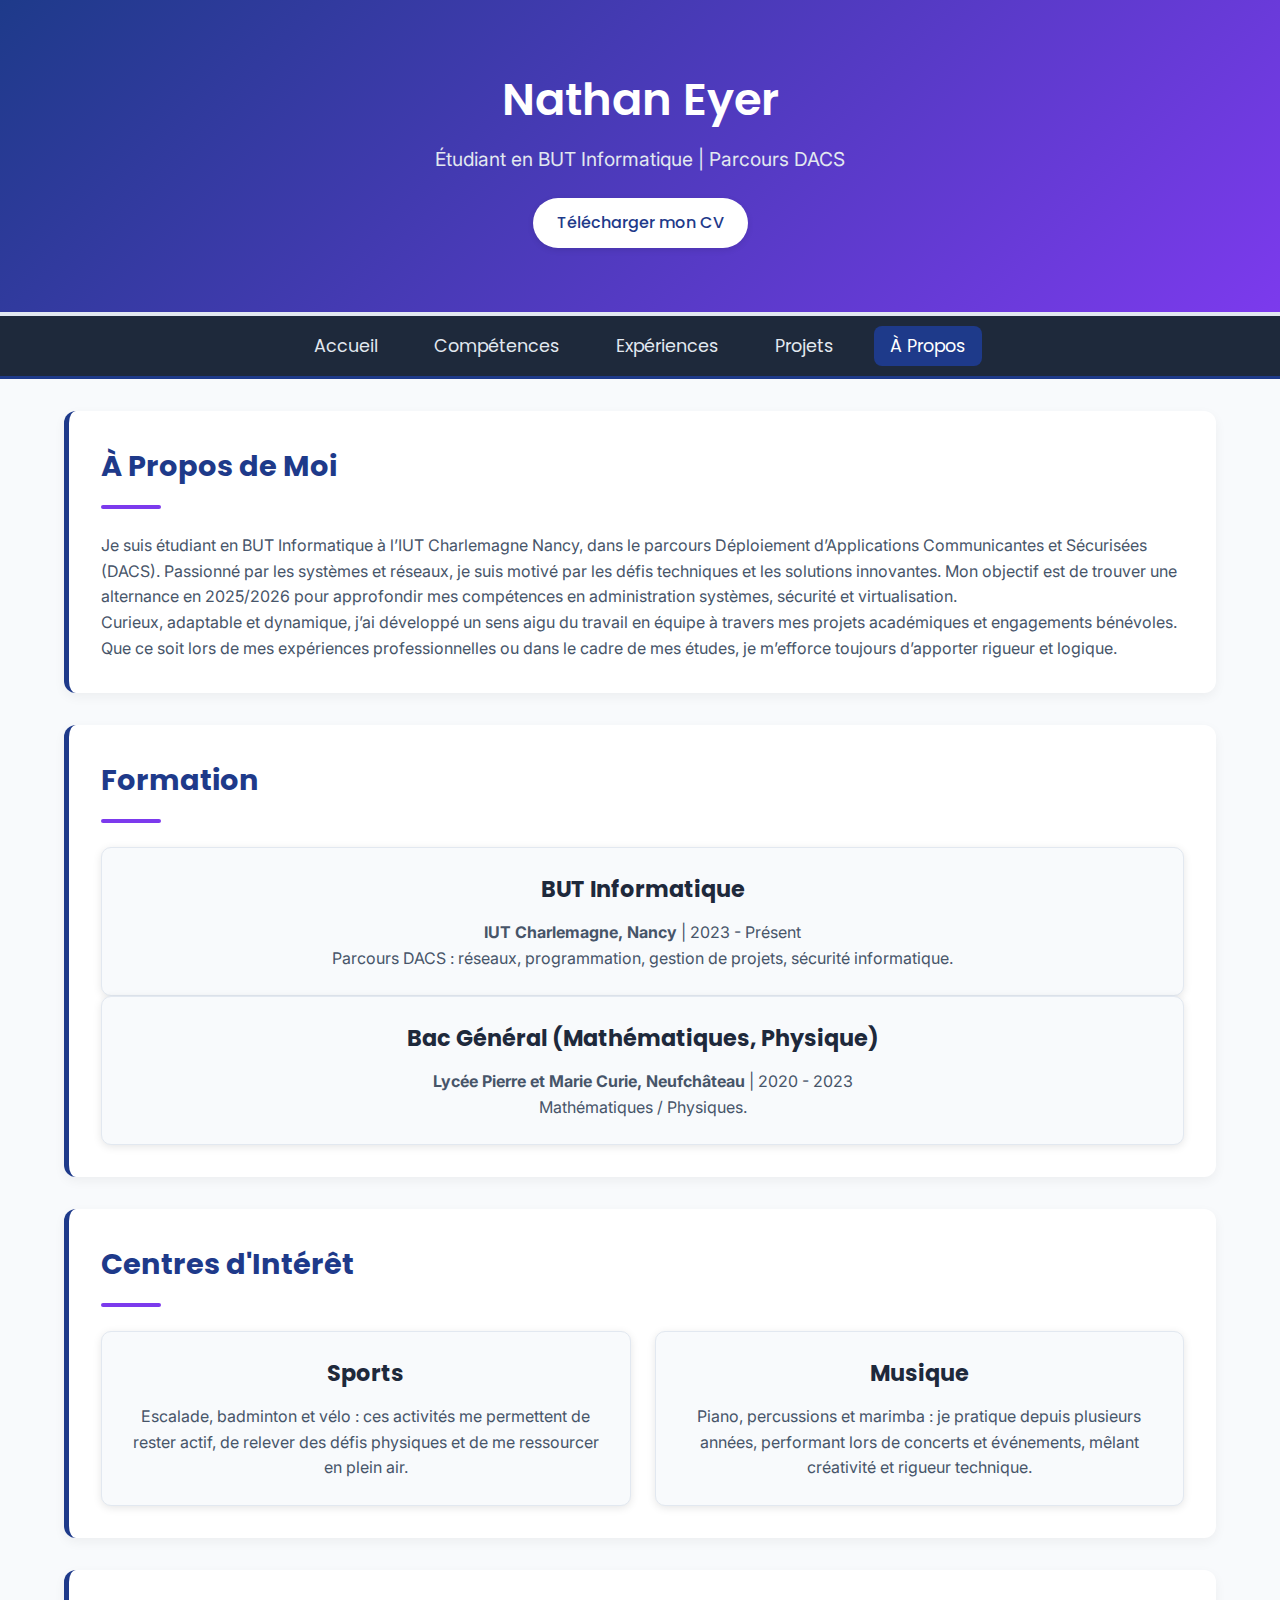
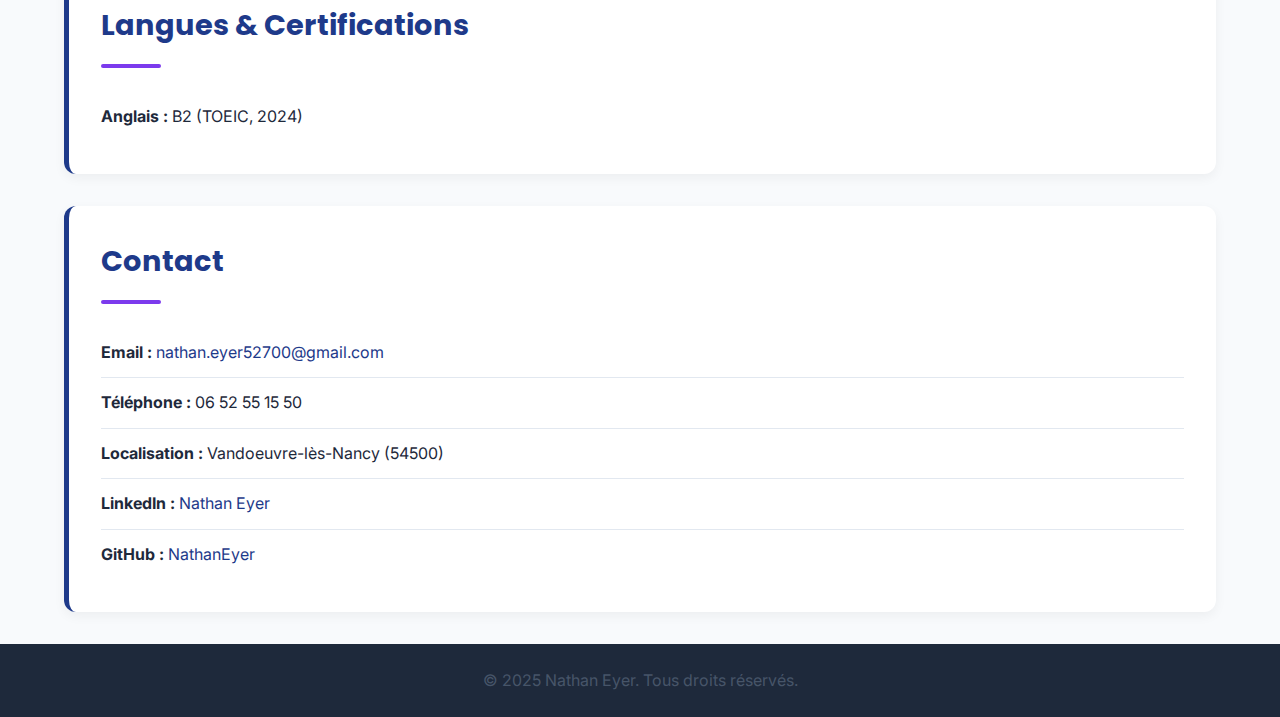
<file: about.html>
<!DOCTYPE html>
<html lang="fr">

<head>
    <meta charset="UTF-8">
    <meta name="viewport" content="width=device-width, initial-scale=1.0">
    <title>Nathan Eyer - À Propos</title>
    <link rel="stylesheet" href="styles.css">
    <link
        href="https://fonts.googleapis.com/css2?family=Poppins:wght@400;600&family=Inter:wght@300;400;600&display=swap"
        rel="stylesheet">
    <link rel="icon" href="Logo_IUT.png" type="image/png">
</head>

<body>
    <header>
        <div class="header-content">
            <h1>Nathan Eyer</h1>
            <p class="subtitle">Étudiant en BUT Informatique | Parcours DACS</p>
            <a href="CV_EYER_Alternance.pdf" class="btn btn-primary" download>Télécharger mon CV</a>
        </div>
    </header>
    <nav>
        <ul>
            <li><a href="index.html">Accueil</a></li>
            <li><a href="skills.html">Compétences</a></li>
            <li><a href="experience.html">Expériences</a></li>
            <li><a href="projects.html">Projets</a></li>
            <li><a href="about.html" class="active">À Propos</a></li>
        </ul>
    </nav>
    <main>
        <div class="container">
            <section class="section">
                <h2>À Propos de Moi</h2>
                <div class="divider"></div>
                <p>Je suis étudiant en BUT Informatique à l’IUT Charlemagne Nancy, dans le parcours Déploiement
                    d’Applications Communicantes et Sécurisées (DACS). Passionné par les systèmes et réseaux, je suis
                    motivé par les défis techniques et les solutions innovantes. Mon objectif est de trouver une
                    alternance en 2025/2026 pour approfondir mes compétences en administration systèmes, sécurité et
                    virtualisation.</p>
                <p>Curieux, adaptable et dynamique, j’ai développé un sens aigu du travail en équipe à travers mes
                    projets académiques et engagements bénévoles. Que ce soit lors de mes expériences professionnelles
                    ou dans le cadre
                    de mes études, je m’efforce toujours d’apporter rigueur et logique.</p>
            </section>
            <section class="section">
                <h2>Formation</h2>
                <div class="divider"></div>
                <div class="card">
                    <h3>BUT Informatique</h3>
                    <p><strong>IUT Charlemagne, Nancy</strong> | 2023 - Présent</p>
                    <p>Parcours DACS : réseaux, programmation, gestion de projets, sécurité informatique.</p>
                </div>
                <div class="card">
                    <h3>Bac Général (Mathématiques, Physique)</h3>
                    <p><strong>Lycée Pierre et Marie Curie, Neufchâteau</strong> | 2020 - 2023</p>
                    <p>Mathématiques / Physiques.</p>
                </div>
            </section>
            <section class="section">
                <h2>Centres d'Intérêt</h2>
                <div class="divider"></div>
                <div class="card-grid">
                    <div class="card">
                        <h3>Sports</h3>
                        <p>Escalade, badminton et vélo : ces activités me permettent de rester actif, de relever des
                            défis physiques et de me ressourcer en plein air.</p>
                    </div>
                    <div class="card">
                        <h3>Musique</h3>
                        <p>Piano, percussions et marimba : je pratique depuis plusieurs années, performant lors de
                            concerts et événements, mêlant créativité et rigueur technique.</p>
                    </div>
                </div>
            </section>
            <section class="section">
                <h2>Langues & Certifications</h2>
                <div class="divider"></div>
                <ul class="list">
                    <li><strong>Anglais :</strong> B2 (TOEIC, 2024)</li>
                </ul>
            </section>
            <section class="section">
                <h2>Contact</h2>
                <div class="divider"></div>
                <ul class="list contact-list">
                    <li><strong>Email :</strong> <a
                            href="mailto:nathaneyer52700@gmail.com">nathan.eyer52700@gmail.com</a></li>
                    <li><strong>Téléphone :</strong> 06 52 55 15 50</li>
                    <li><strong>Localisation :</strong> Vandoeuvre-lès-Nancy (54500)</li>
                    <li><strong>LinkedIn :</strong> <a href="https://www.linkedin.com/in/nathan-eyer-b2b835329"
                            target="_blank">Nathan Eyer</a></li>
                    <li><strong>GitHub :</strong> <a href="https://github.com/NathanEyer" target="_blank">NathanEyer</a>
                    </li>
                </ul>
            </section>
        </div>
    </main>
    <footer>
        <p>&copy; 2025 Nathan Eyer. Tous droits réservés.</p>
    </footer>
</body>

</html>
</file>
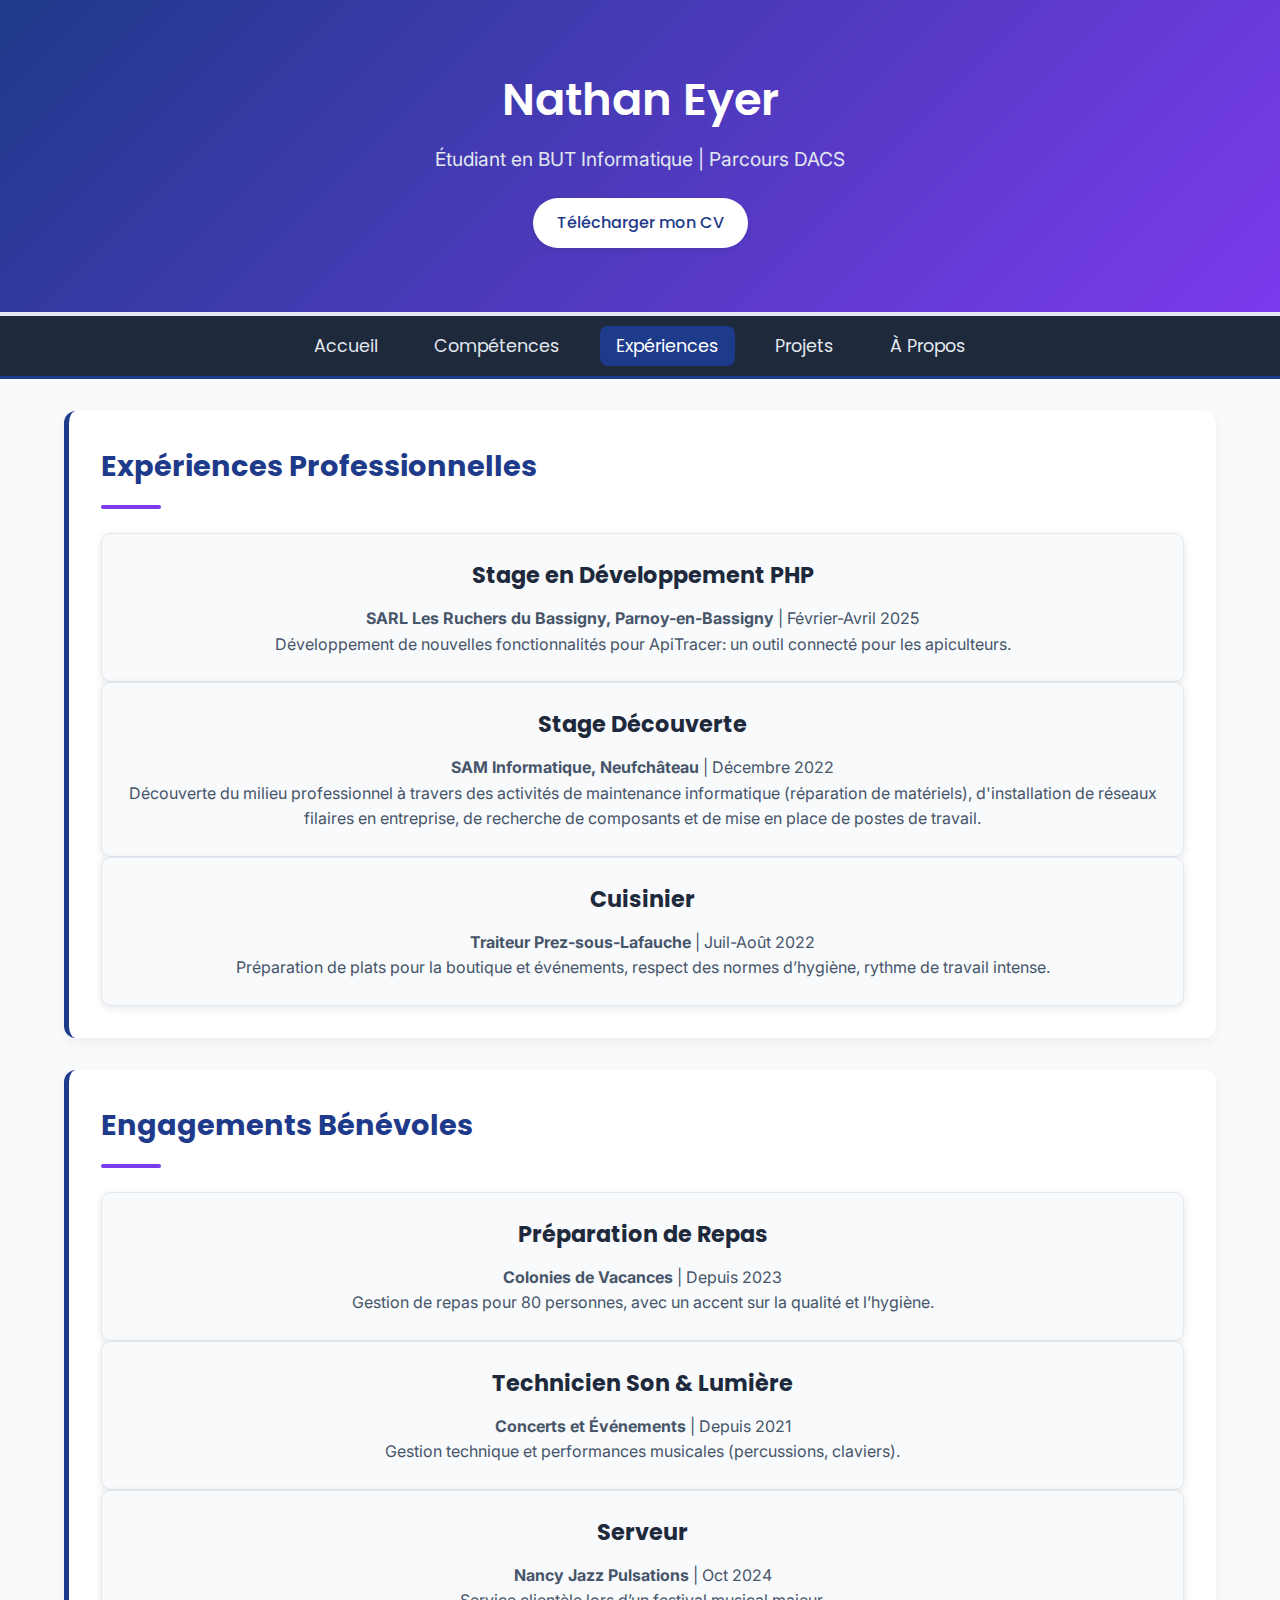
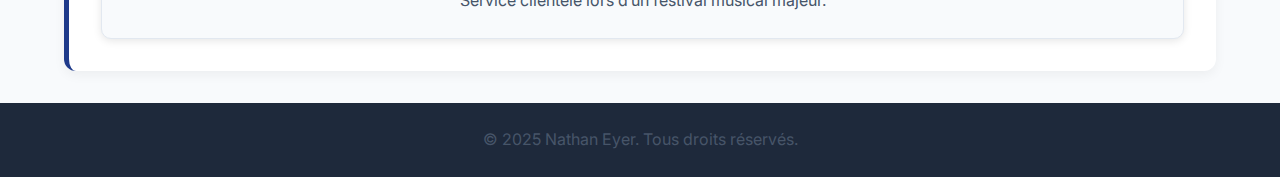
<file: experience.html>
<!DOCTYPE html>
<html lang="fr">

<head>
    <meta charset="UTF-8">
    <meta name="viewport" content="width=device-width, initial-scale=1.0">
    <title>Nathan Eyer - Expériences</title>
    <link rel="stylesheet" href="styles.css">
    <link
        href="https://fonts.googleapis.com/css2?family=Poppins:wght@400;600&family=Inter:wght@300;400;600&display=swap"
        rel="stylesheet">
    <link rel="icon" href="Logo_IUT.png" type="image/png">
</head>

<body>
    <header>
        <div class="header-content">
            <h1>Nathan Eyer</h1>
            <p class="subtitle">Étudiant en BUT Informatique | Parcours DACS</p>
            <a href="CV_EYER_Alternance.pdf" class="btn btn-primary" download>Télécharger mon CV</a>
        </div>
    </header>
    <nav>
        <ul>
            <li><a href="index.html">Accueil</a></li>
            <li><a href="skills.html">Compétences</a></li>
            <li><a href="experience.html" class="active">Expériences</a></li>
            <li><a href="projects.html">Projets</a></li>
            <li><a href="about.html">À Propos</a></li>
        </ul>
    </nav>
    <main>
        <div class="container">
            <section class="section">
                <h2>Expériences Professionnelles</h2>
                <div class="divider"></div>
                <div class="card">
                    <h3>Stage en Développement PHP</h3>
                    <p><strong>SARL Les Ruchers du Bassigny, Parnoy-en-Bassigny</strong> | Février-Avril 2025</p>
                    <p>Développement de nouvelles fonctionnalités pour ApiTracer: un outil connecté pour les
                        apiculteurs.</p>
                </div>
                <div class="card">
                    <h3>Stage Découverte</h3>
                    <p><strong>SAM Informatique, Neufchâteau</strong> | Décembre 2022</p>
                    <p>Découverte du milieu professionnel à travers des activités de maintenance informatique
                        (réparation de matériels), d'installation de réseaux filaires en entreprise, de recherche de
                        composants et de mise en place de postes de travail.</p>
                </div>
                <div class="card">
                    <h3>Cuisinier</h3>
                    <p><strong>Traiteur Prez-sous-Lafauche</strong> | Juil-Août 2022</p>
                    <p>Préparation de plats pour la boutique et événements, respect des normes d’hygiène, rythme de travail intense.</p>
                </div>
            </section>
            <section class="section">
                <h2>Engagements Bénévoles</h2>
                <div class="divider"></div>
                <div class="card">
                    <h3>Préparation de Repas</h3>
                    <p><strong>Colonies de Vacances</strong> | Depuis 2023</p>
                    <p>Gestion de repas pour 80 personnes, avec un accent sur la qualité et l’hygiène.</p>
                </div>
                <div class="card">
                    <h3>Technicien Son & Lumière</h3>
                    <p><strong>Concerts et Événements</strong> | Depuis 2021</p>
                    <p>Gestion technique et performances musicales (percussions, claviers).</p>
                </div>
                <div class="card">
                    <h3>Serveur</h3>
                    <p><strong>Nancy Jazz Pulsations</strong> | Oct 2024</p>
                    <p>Service clientèle lors d’un festival musical majeur.</p>
                </div>
            </section>
        </div>
    </main>
    <footer>
        <p>&copy; 2025 Nathan Eyer. Tous droits réservés.</p>
    </footer>
</body>

</html>
</file>
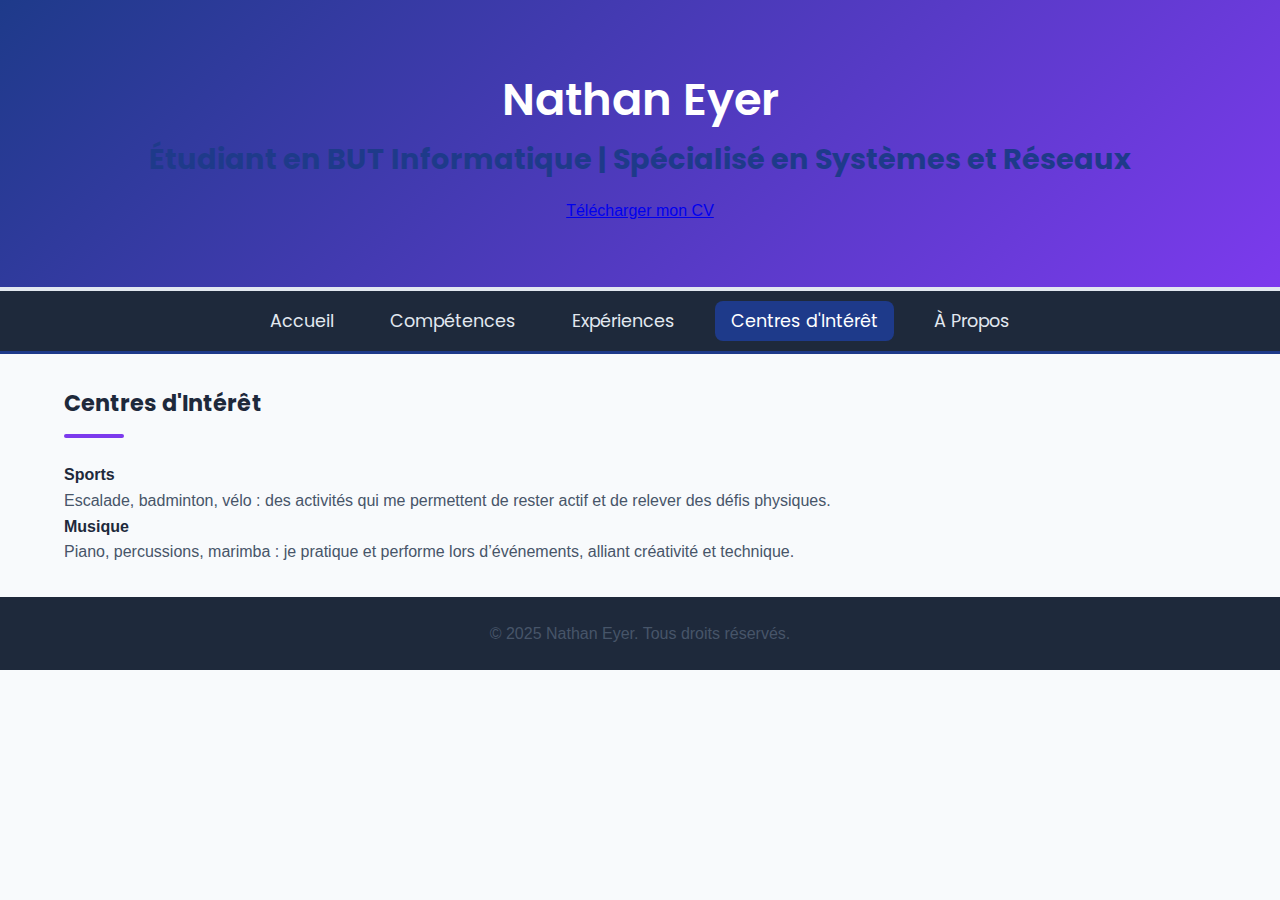
<file: interests.html>
<!DOCTYPE html>
<html lang="fr">
<head>
    <meta charset="UTF-8">
    <meta name="viewport" content="width=device-width, initial-scale=1.0">
    <title>Nathan Eyer - Centres d'Intérêt</title>
    <link rel="stylesheet" href="styles.css">
    <link href="https://fonts.googleapis.com/css2?family=Roboto:wght@300;400;700&family=Poppins:wght@500&display=swap" rel="stylesheet">
</head>
<body>
    <header>
        <div class="header-content">
            <h1>Nathan Eyer</h1>
            <h2>Étudiant en BUT Informatique | Spécialisé en Systèmes et Réseaux</h2>
            <a href="CV_EYER_Alternance.pdf" class="btn-download" download>Télécharger mon CV</a>
        </div>
    </header>
    <nav>
        <ul>
            <li><a href="index.html">Accueil</a></li>
            <li><a href="skills.html">Compétences</a></li>
            <li><a href="experience.html">Expériences</a></li>
            <li><a href="interests.html" class="active">Centres d'Intérêt</a></li>
            <li><a href="about.html">À Propos</a></li>
        </ul>
    </nav>
    <main>
        <div class="container">
            <section>
                <h3>Centres d'Intérêt</h3>
                <div class="divider"></div>
                <div class="interests-grid">
                    <div class="interest-card">
                        <h4>Sports</h4>
                        <p>Escalade, badminton, vélo : des activités qui me permettent de rester actif et de relever des défis physiques.</p>
                    </div>
                    <div class="interest-card">
                        <h4>Musique</h4>
                        <p>Piano, percussions, marimba : je pratique et performe lors d’événements, alliant créativité et technique.</p>
                    </div>
                </div>
            </section>
        </div>
    </main>
    <footer>
        <p>© 2025 Nathan Eyer. Tous droits réservés.</p>
    </footer>
</body>
</html>
</file>
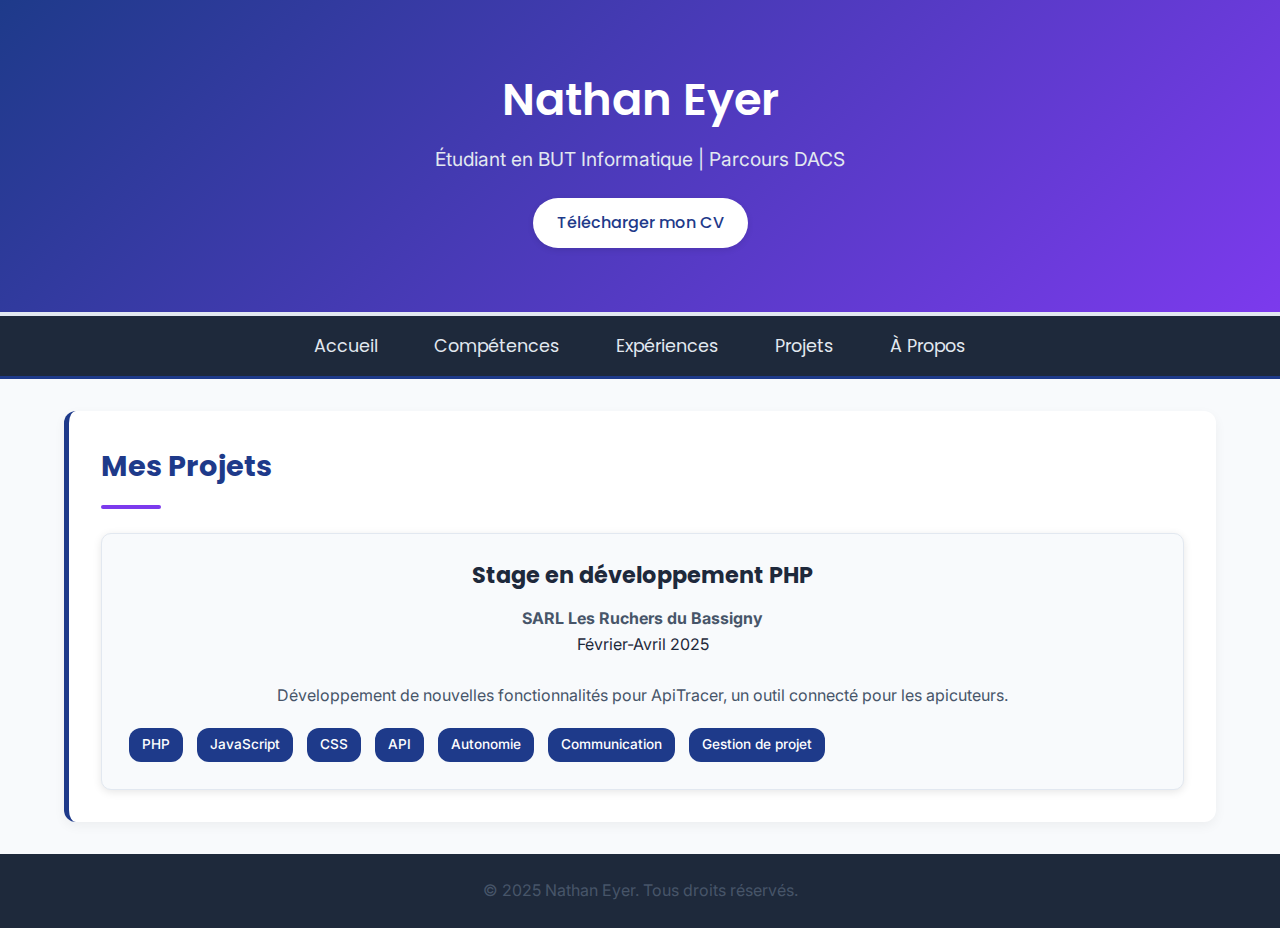
<file: projects.html>
<!DOCTYPE html>
<html lang="fr">
<head>
    <meta charset="UTF-8">
    <meta name="viewport" content="width=device-width, initial-scale=1.0">
    <title>Nathan Eyer - Projets</title>
    <link rel="stylesheet" href="styles.css">
    <link href="https://fonts.googleapis.com/css2?family=Poppins:wght@400;600&family=Inter:wght@300;400;600&display=swap" rel="stylesheet">
    <link rel="icon" href="Logo_IUT.png" type="image/png">
</head>
<body>
    <header>
        <div class="header-content">
            <h1>Nathan Eyer</h1>
            <p class="subtitle">Étudiant en BUT Informatique | Parcours DACS</p>
            <a href="CV_EYER_Alternance.pdf" class="btn btn-primary" download>Télécharger mon CV</a>
        </div>
    </header>
    <nav>
        <ul>
            <li><a href="index.html">Accueil</a></li>
            <li><a href="skills.html">Compétences</a></li>
            <li><a href="experience.html">Expériences</a></li>
            <li><a href="projects.html">Projets</a></li>
            <li><a href="about.html">À Propos</a></li>
        </ul>
    </nav>
    <main>
        <div class="container"> 
            <section class="section projects-section">
                <h2>Mes Projets</h2>
                <div class="divider"></div>
                <div class="card-grid" href="">
                    <div class="card"><center>
                        <h3>Stage en développement PHP</h3>
                        <p><strong>SARL Les Ruchers du Bassigny</strong></p>Février-Avril 2025</p>
                        </br>
                        <p>Développement de nouvelles fonctionnalités pour ApiTracer, un outil connecté pour les apicuteurs.</p>
                        <div class="tags">
                            <span class="tag">PHP</span>
                            <span class="tag">JavaScript</span>
                            <span class="tag">CSS</span>
                            <span class="tag">API</span>
                            <span class="tag">Autonomie</span>
                            <span class="tag">Communication</span>
                            <span class="tag">Gestion de projet</span>
                        </div>
                    </div></center>
                </div>
            </section>
        </div>
    </main>
    <footer>
        <p>&copy; 2025 Nathan Eyer. Tous droits réservés.</p>
    </footer>
</body>
</html>
</file>
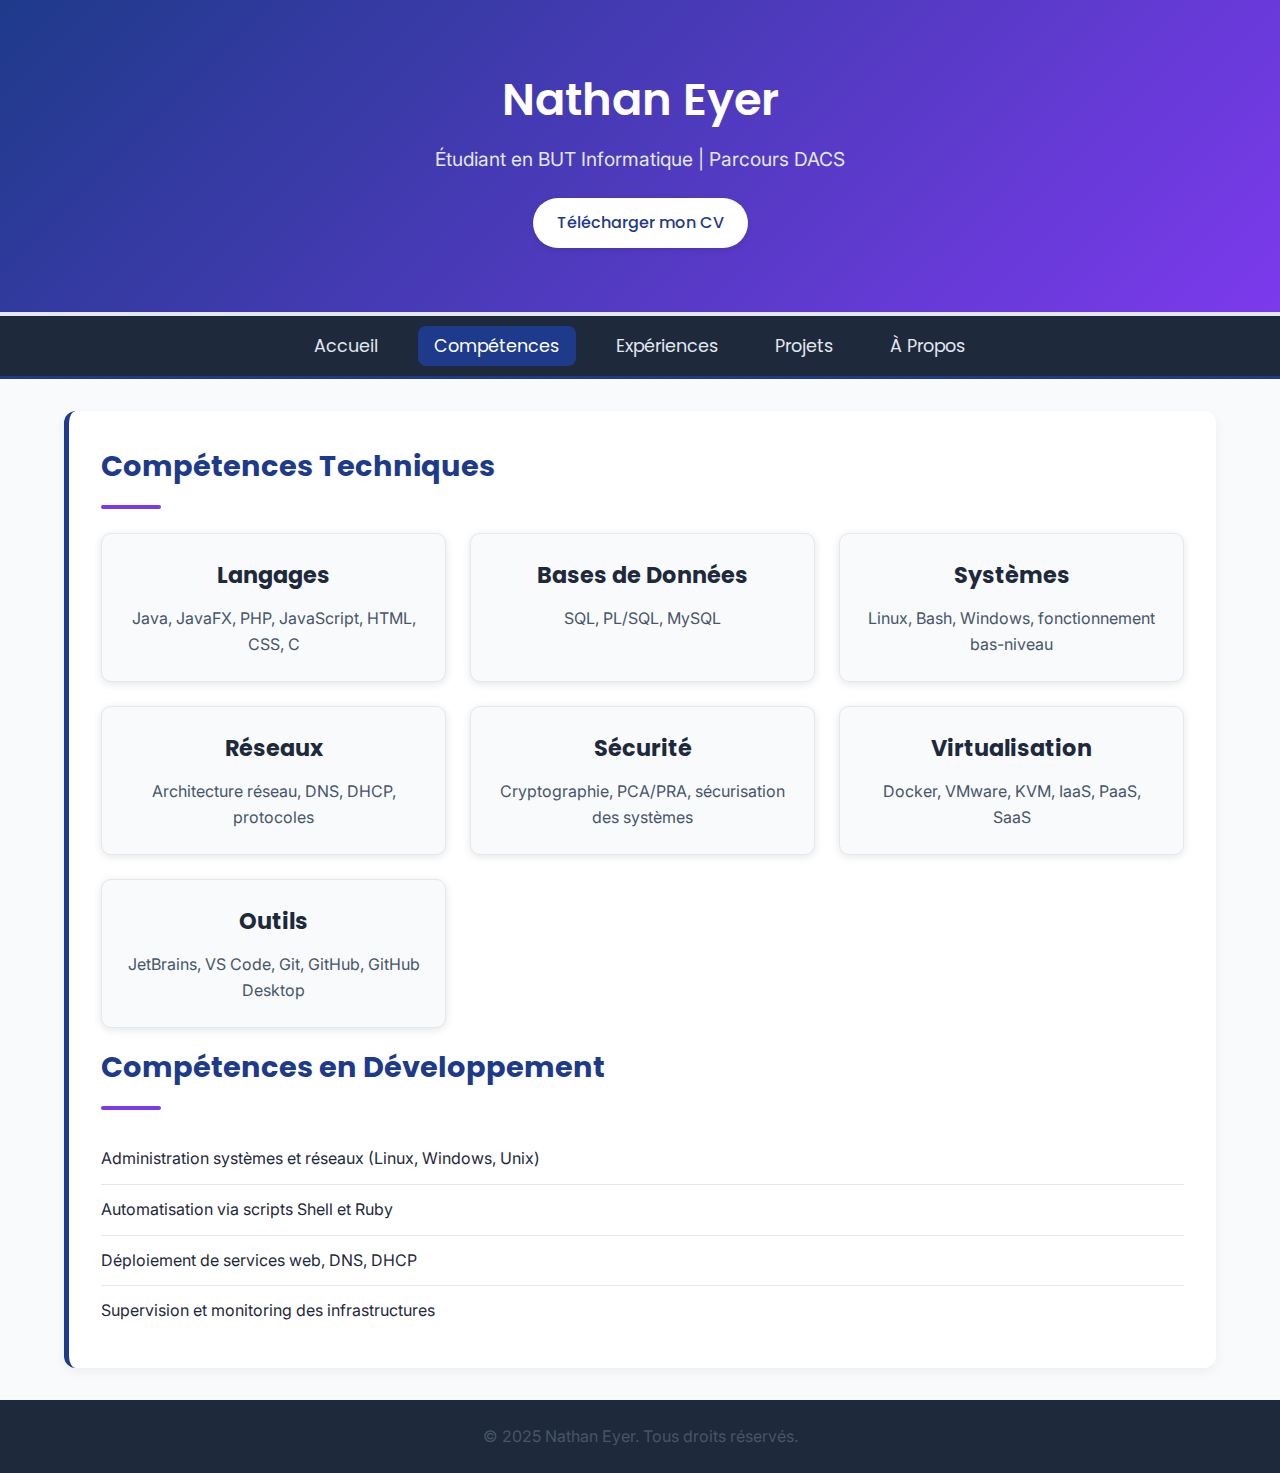
<file: skills.html>
<!DOCTYPE html>
<html lang="fr">
<head>
    <meta charset="UTF-8">
    <meta name="viewport" content="width=device-width, initial-scale=1.0">
    <title>Nathan Eyer - Compétences</title>
    <link rel="stylesheet" href="styles.css">
    <link href="https://fonts.googleapis.com/css2?family=Poppins:wght@400;600&family=Inter:wght@300;400;600&display=swap" rel="stylesheet">
    <link rel="icon" href="Logo_IUT.png" type="image/png">
</head>
<body>
    <header>
        <!-- <img src="Logo_IUT-UL_dept_info.png" alt="Logo" class="logo"> -->
        <div class="header-content">
            <h1>Nathan Eyer</h1>
            <p class="subtitle">Étudiant en BUT Informatique | Parcours DACS</p>
            <a href="CV_EYER_Alternance.pdf" class="btn btn-primary" download>Télécharger mon CV</a>
        </div>
    </header>
    <nav>
        <ul>
            <li><a href="index.html">Accueil</a></li>
            <li><a href="skills.html" class="active">Compétences</a></li>
            <li><a href="experience.html">Expériences</a></li>
            <li><a href="projects.html">Projets</a></li>
            <li><a href="about.html">À Propos</a></li>
        </ul>
    </nav>
    <main>
        <div class="container">
            <section class="section">
                <h2>Compétences Techniques</h2>
                <div class="divider"></div>
                <div class="card-grid">
                    <div class="card">
                        <h3>Langages</h3>
                        <p>Java, JavaFX, PHP, JavaScript, HTML, CSS, C</p>
                    </div>
                    <div class="card">
                        <h3>Bases de Données</h3>
                        <p>SQL, PL/SQL, MySQL</p>
                    </div>
                    <div class="card">
                        <h3>Systèmes</h3>
                        <p>Linux, Bash, Windows, fonctionnement bas-niveau</p>
                    </div>
                    <div class="card">
                        <h3>Réseaux</h3>
                        <p>Architecture réseau, DNS, DHCP, protocoles</p>
                    </div>
                    <div class="card">
                        <h3>Sécurité</h3>
                        <p>Cryptographie, PCA/PRA, sécurisation des systèmes</p>
                    </div>
                    <div class="card">
                        <h3>Virtualisation</h3>
                        <p>Docker, VMware, KVM, IaaS, PaaS, SaaS</p>
                    </div>
                    <div class="card">
                        <h3>Outils</h3>
                        <p>JetBrains, VS Code, Git, GitHub, GitHub Desktop</p>
                    </div>
                </div>
                <h2></h2>
                <h2>Compétences en Développement</h2>
                <div class="divider"></div>
                <ul class="list">
                    <li>Administration systèmes et réseaux (Linux, Windows, Unix)</li>
                    <li>Automatisation via scripts Shell et Ruby</li>
                    <li>Déploiement de services web, DNS, DHCP</li>
                    <li>Supervision et monitoring des infrastructures</li>
                </ul>
            </section>
        </div>
    </main>
    <footer>
        <p>&copy; 2025 Nathan Eyer. Tous droits réservés.</p>
    </footer>
</body>
</html>
</file>
<file: styles.css>
* {
    margin: 0;
    padding: 0;
    box-sizing: border-box;
}

.card-link {
    text-decoration: none;
    color: inherit;
    display: block;
    transition: transform 0.2s ease-in-out;
}

.card-link:hover .card {
    transform: scale(1.02);
    box-shadow: 0 4px 12px rgba(0, 0, 0, 0.15);
}

.card {
    background-color: #fff;
    border-radius: 12px;
    padding: 1.5rem;
    box-shadow: 0 2px 8px rgba(0, 0, 0, 0.1);
    transition: transform 0.2s ease-in-out, box-shadow 0.2s ease-in-out;
    text-align: center; /* remplace <center> */
}

.tags {
    margin-top: 1rem;
}

.tag {
    display: inline-block;
    background-color: #e0e0e0;
    color: #333;
    border-radius: 8px;
    padding: 0.3rem 0.6rem;
    font-size: 0.85rem;
    margin: 0.2rem;
}

.logo {
    height:100px;
    width: auto;
    display: flex;
    align-items: center;
    gap: 1.5rem;
    padding: 1rem;
}

html, body {
    min-height: 100%;
    font-family: 'Inter', sans-serif;
    background-color: #f8fafc;
    color: #1e293b;
    line-height: 1.6;
    -webkit-font-smoothing: antialiased;
}

body {
    display: flex;
    flex-direction: column;
}

header {
    background: linear-gradient(135deg, #1e3a8a, #7c3aed);
    padding: 4rem 1rem;
    text-align: center;
    border-bottom: 4px solid #e2e8f0;
}

.header-content {
    max-width: 1200px;
    margin: 0 auto;
}

h1 {
    font-family: 'Poppins', sans-serif;
    font-size: 2.8rem;
    color: #ffffff;
    font-weight: 600;
}

.subtitle {
    font-size: 1.2rem;
    color: #e2e8f0;
    margin: 0.5rem 0 1.5rem;
}

.btn {
    display: inline-block;
    padding: 0.75rem 1.5rem;
    text-decoration: none;
    font-family: 'Poppins', sans-serif;
    font-size: 1rem;
    border-radius: 50px;
    font-weight: 500;
}

.btn-primary {
    background: #ffffff;
    color: #1e3a8a;
    box-shadow: 0 2px 6px rgba(0, 0, 0, 0.1);
}

.btn-primary:hover {
    background: #e2e8f0;
    color: #1e293b;
}

nav {
    background: #1e293b;
    padding: 1rem 0;
    border-bottom: 3px solid #1e3a8a;
}

nav ul {
    list-style: none;
    display: flex;
    justify-content: center;
    gap: 1.5rem;
}

nav ul li a {
    color: #e2e8f0;
    text-decoration: none;
    font-family: 'Poppins', sans-serif;
    font-size: 1.1rem;
    padding: 0.5rem 1rem;
    border-radius: 8px;
}

nav ul li a:hover, nav ul li a.active {
    background: #1e3a8a;
    color: #ffffff;
}

.container {
    width: 90%;
    margin: 2rem auto;
    flex: 1;
}

.section {
    background: #ffffff;
    padding: 2rem;
    border-radius: 12px;
    margin-bottom: 2rem;
    box-shadow: 0 4px 12px rgba(0, 0, 0, 0.05);
    border-left: 5px solid #1e3a8a;
}

h2 {
    font-family: 'Poppins', sans-serif;
    font-size: 1.8rem;
    color: #1e3a8a;
    margin-bottom: 1rem;
}

h3 {
    font-family: 'Poppins', sans-serif;
    font-size: 1.4rem;
    color: #1e293b;
    margin-bottom: 0.75rem;
}

.divider {
    width: 60px;
    height: 4px;
    background: #7c3aed;
    margin-bottom: 1.5rem;
    border-radius: 2px;
}

p {
    font-size: 1rem;
    color: #475569;
}

.card-grid {
    display: grid;
    grid-template-columns: repeat(auto-fit, minmax(280px, 1fr));
    gap: 1.5rem;
}

.card {
    background: #f8fafc;
    padding: 1.5rem;
    border-radius: 10px;
    border: 1px solid #e2e8f0;
}

.tags {
    margin-top: 1rem;
    display: flex;
    gap: 0.5rem;
    flex-wrap: wrap;
}

.tag {
    background: #1e3a8a;
    color: #ffffff;
    padding: 0.4rem 0.8rem;
    border-radius: 12px;
    font-size: 0.85rem;
    font-weight: 500;
}

.list {
    list-style: none;
    padding: 0;
}

.list li {
    padding: 0.75rem 0;
    font-size: 1rem;
    border-bottom: 1px solid #e2e8f0;
}

.list li:last-child {
    border-bottom: none;
}

.contact-list li a {
    color: #1e3a8a;
    text-decoration: none;
}

.contact-list li a:hover {
    color: #7c3aed;
}

footer {
    background: #1e293b;
    color: #ffffff;
    text-align: center;
    padding: 1.5rem 0;
    font-size: 0.9rem;
    margin-top: auto;
}

@media (max-width: 768px) {
    h1 {
        font-size: 2.2rem;
    }

    .subtitle {
        font-size: 1rem;
    }

    h2 {
        font-size: 1.6rem;
    }

    nav ul {
        flex-wrap: wrap;
        gap: 0.75rem;
    }

    .container {
        width: 95%;
    }

    .card-grid {
        grid-template-columns: 1fr;
    }
}

@media (max-width: 480px) {
    header {
        padding: 2.5rem 1rem;
    }

    .section {
        padding: 1.5rem;
    }

    .btn {
        padding: 0.6rem 1.2rem;
        font-size: 0.9rem;
    }
}
</file>
